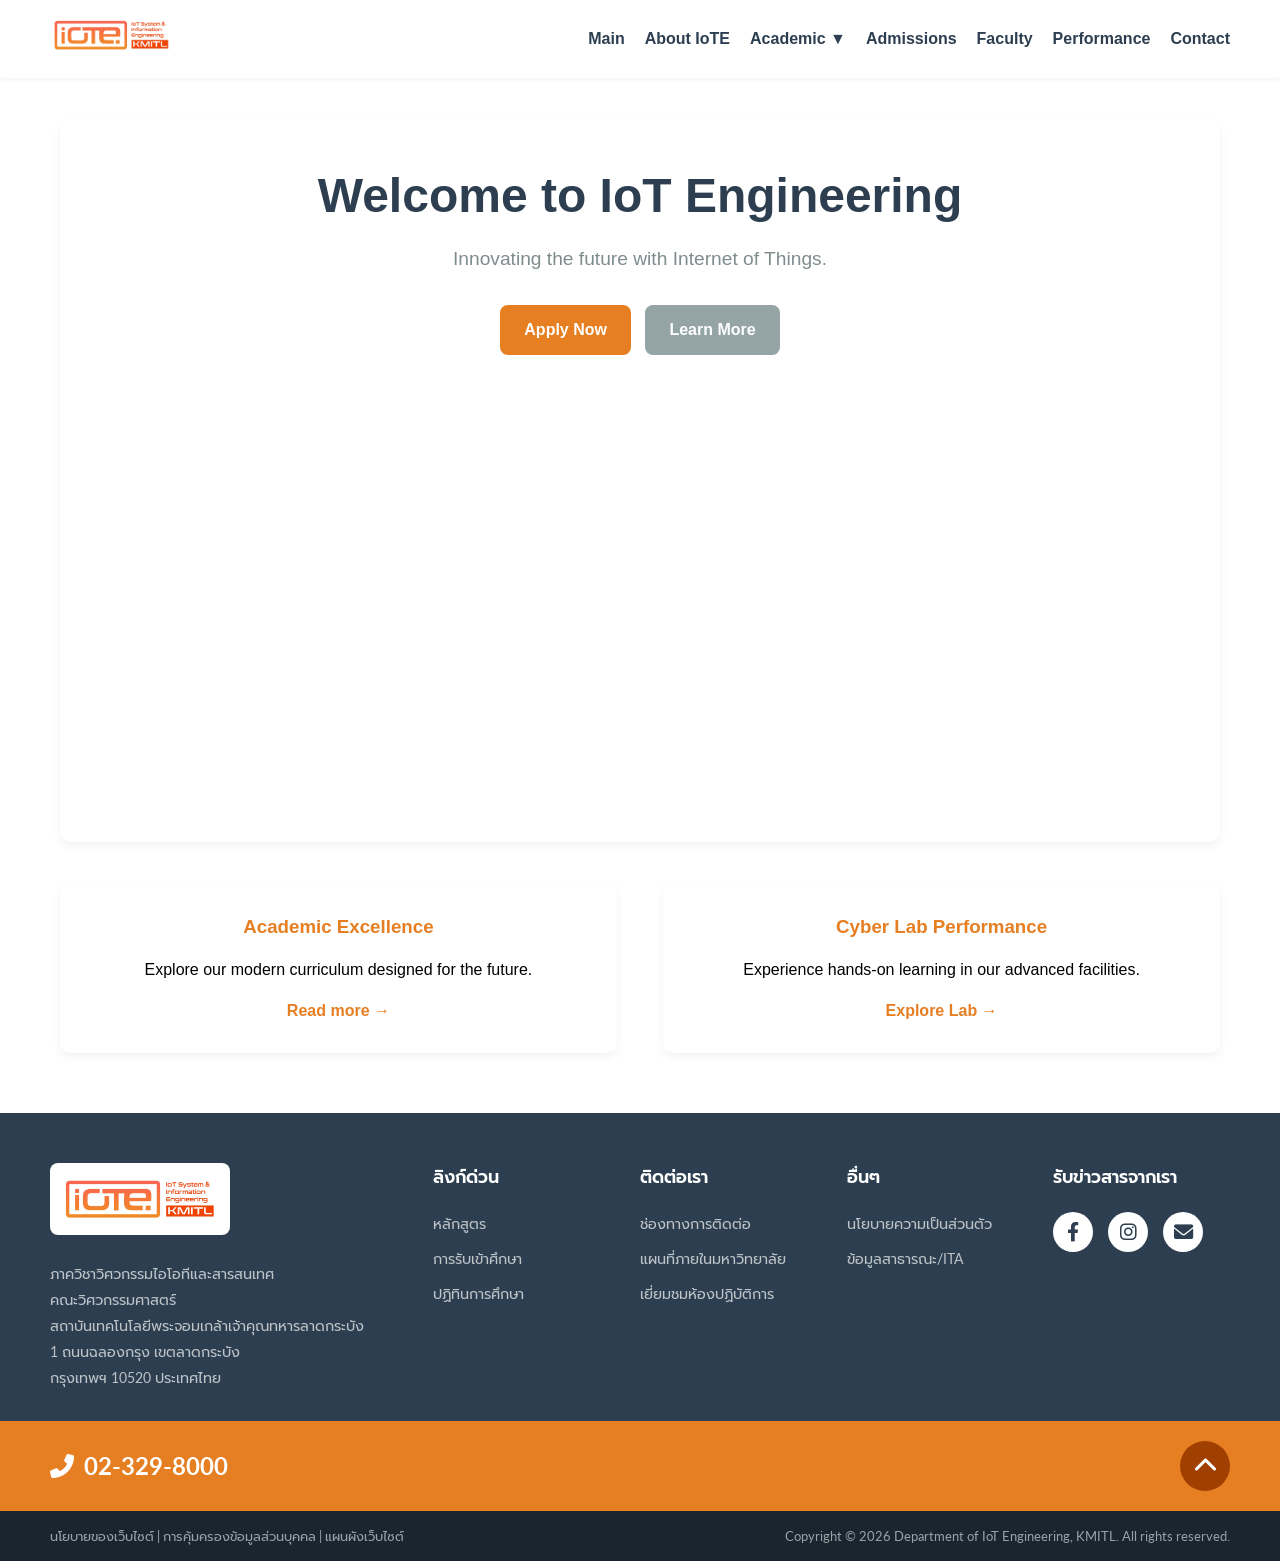
<file: index.html>
<!DOCTYPE html>
<html lang="th">
<head>
    <link rel="stylesheet" href="https://cdnjs.cloudflare.com/ajax/libs/font-awesome/6.0.0/css/all.min.css">
    <meta charset="UTF-8">
    <meta name="viewport" content="width=device-width, initial-scale=1.0">
    <title>IoT Engineering | KMITL</title>
    <link rel="stylesheet" href="css/style.css">
    <style>
        /* จัด Layout หลักให้อยู่ตรงกลางและดัน Footer ลงไปล่างสุด */
        body {
            display: flex;
            flex-direction: column;
            min-height: 100vh;
        }
        main {
            flex: 1;
            padding: 40px 20px;
            max-width: 1200px;
            margin: 0 auto;
            width: 100%;
        }
        .hero-title {
            font-size: 3rem; color: var(--secondary-color); margin-bottom: 10px;
        }
        .flex-container {
            display: flex; gap: 20px; justify-content: space-between; margin-top: 40px;
        }
        /* Mobile Responsive สำหรับหน้า Index */
        @media (max-width: 768px) {
            .hero-title { font-size: 2rem; }
            .flex-container { flex-direction: column; }
            .flex-container > div { width: 100% !important; }
            .mobile-menu-btn { display: block !important; }
            #nav-menu { display: none; }
        }
    </style>
</head>
<body>

    <div id="header-placeholder"></div>

    <main>
        <section style="text-align: center; background-color: white; border-radius: 12px; padding: 40px; box-shadow: 0 4px 10px rgba(0,0,0,0.05);">
            <h1 class="hero-title">Welcome to IoT Engineering</h1>
            <p style="font-size: 1.2rem; color: #7F8C8D; margin-bottom: 30px;">Innovating the future with Internet of Things.</p>
            
            <a href="admissions.html" class="btn">Apply Now</a>
            <a href="about.html" class="btn" style="background-color: #95A5A6; margin-left: 10px;">Learn More</a>

            <div style="margin-top: 40px;">
                <iframe width="100%" height="400" style="max-width: 800px; border-radius: 12px; border: none; background-color: var(--bg-color);" src="https://www.youtube.com/embed/dQw4w9WgXcQ" allowfullscreen></iframe>
            </div>
        </section>

        <section class="flex-container">
            <div class="card" style="width: 48%; text-align: center;">
                <h3 style="color: var(--primary-color); margin-bottom: 15px;">Academic Excellence</h3>
                <p style="margin-bottom: 15px;">Explore our modern curriculum designed for the future.</p>
                <a href="academic.html" style="color: var(--primary-color); font-weight: bold; text-decoration: none;">Read more →</a>
            </div>
            
            <div class="card" style="width: 48%; text-align: center;">
                <h3 style="color: var(--primary-color); margin-bottom: 15px;">Cyber Lab Performance</h3>
                <p style="margin-bottom: 15px;">Experience hands-on learning in our advanced facilities.</p>
                <a href="performance.html" style="color: var(--primary-color); font-weight: bold; text-decoration: none;">Explore Lab →</a>
            </div>
        </section>
    </main>

    <div id="footer-placeholder"></div>

    <script src="js/app.js"></script>

</body>
</html>
</file>
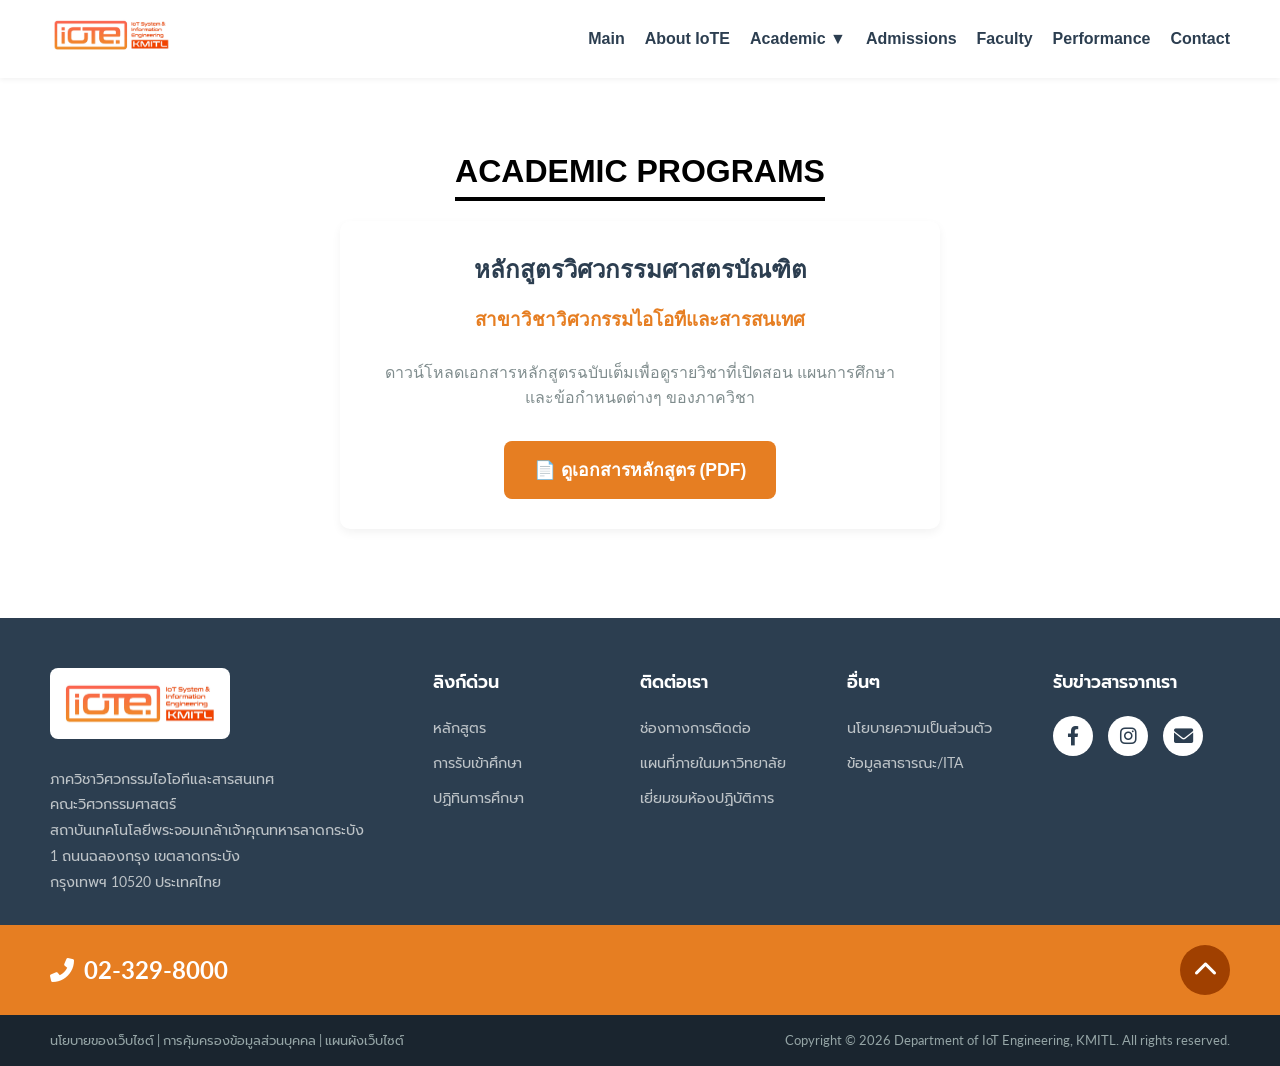
<file: academic.html>
<!DOCTYPE html>
<html lang="th">
<head>
    <link rel="stylesheet" href="https://cdnjs.cloudflare.com/ajax/libs/font-awesome/6.0.0/css/all.min.css">
    <meta charset="UTF-8">
    <meta name="viewport" content="width=device-width, initial-scale=1.0">
    <title>Academic Programs | IoT Engineering</title>
    <link rel="stylesheet" href="css/style.css">
    <style>
        /* จัดให้อยู่ตรงกลางหน้าจอ */
        .center-content {
            display: flex;
            flex-direction: column;
            align-items: center;
            justify-content: center;
            min-height: 60vh;
            text-align: center;
        }
    </style>
</head>
<body>

    <div id="header-placeholder"></div>

    <main class="section center-content">
        <h1 class="section-title">Academic Programs</h1>
        
        <div class="card" style="max-width: 600px; width: 100%;">
            <h2 style="color: var(--secondary-color); margin-bottom: 15px;">หลักสูตรวิศวกรรมศาสตรบัณฑิต</h2>
            <h3 style="color: var(--primary-color); margin-bottom: 25px;">สาขาวิชาวิศวกรรมไอโอทีและสารสนเทศ</h3>
            <p style="margin-bottom: 30px; color: #7F8C8D;">ดาวน์โหลดเอกสารหลักสูตรฉบับเต็มเพื่อดูรายวิชาที่เปิดสอน แผนการศึกษา และข้อกำหนดต่างๆ ของภาควิชา</p>

            <a href="downloads/IoTE_Curriculum_2026.pdf" target="_blank" class="btn" style="font-size: 1.1rem; padding: 15px 30px;">
                📄 ดูเอกสารหลักสูตร (PDF)
            </a>
        </div>
    </main>

    <div id="footer-placeholder"></div>

    <script src="js/app.js"></script>

</body>
</html>
</file>
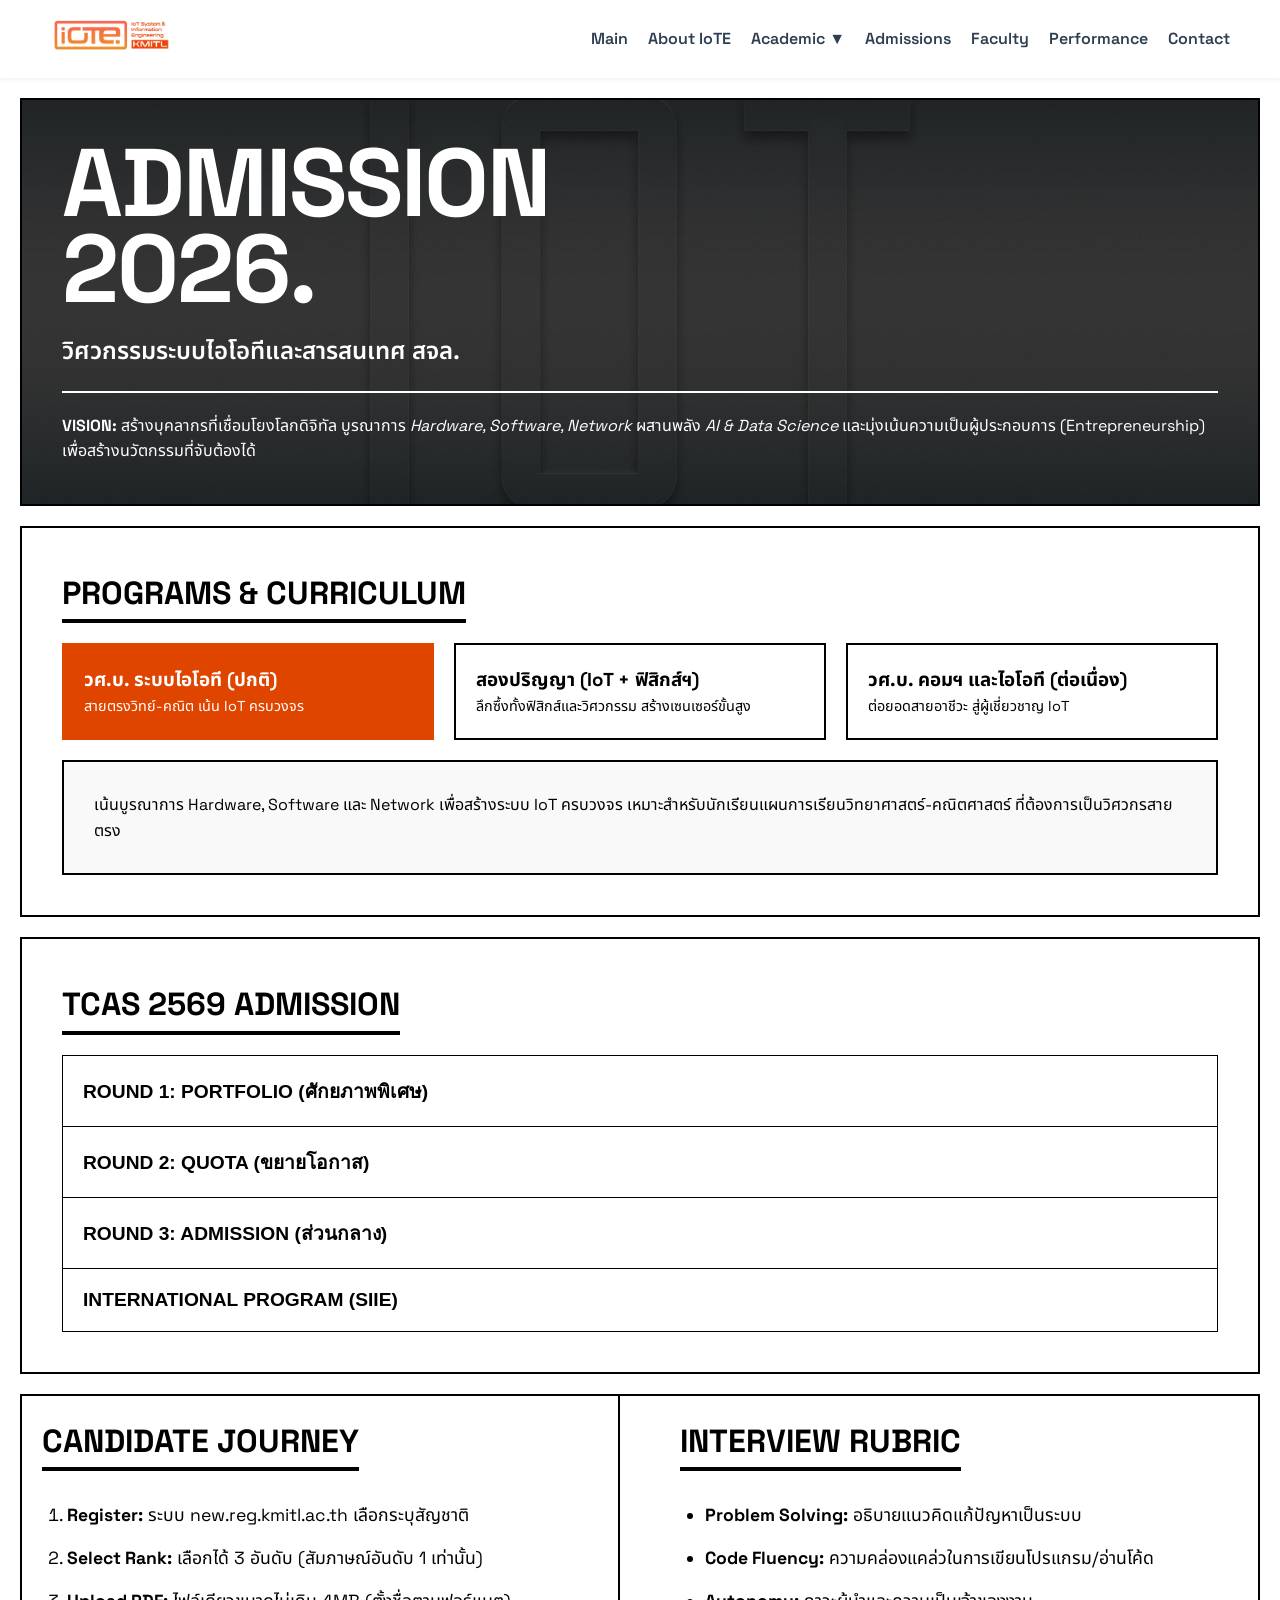
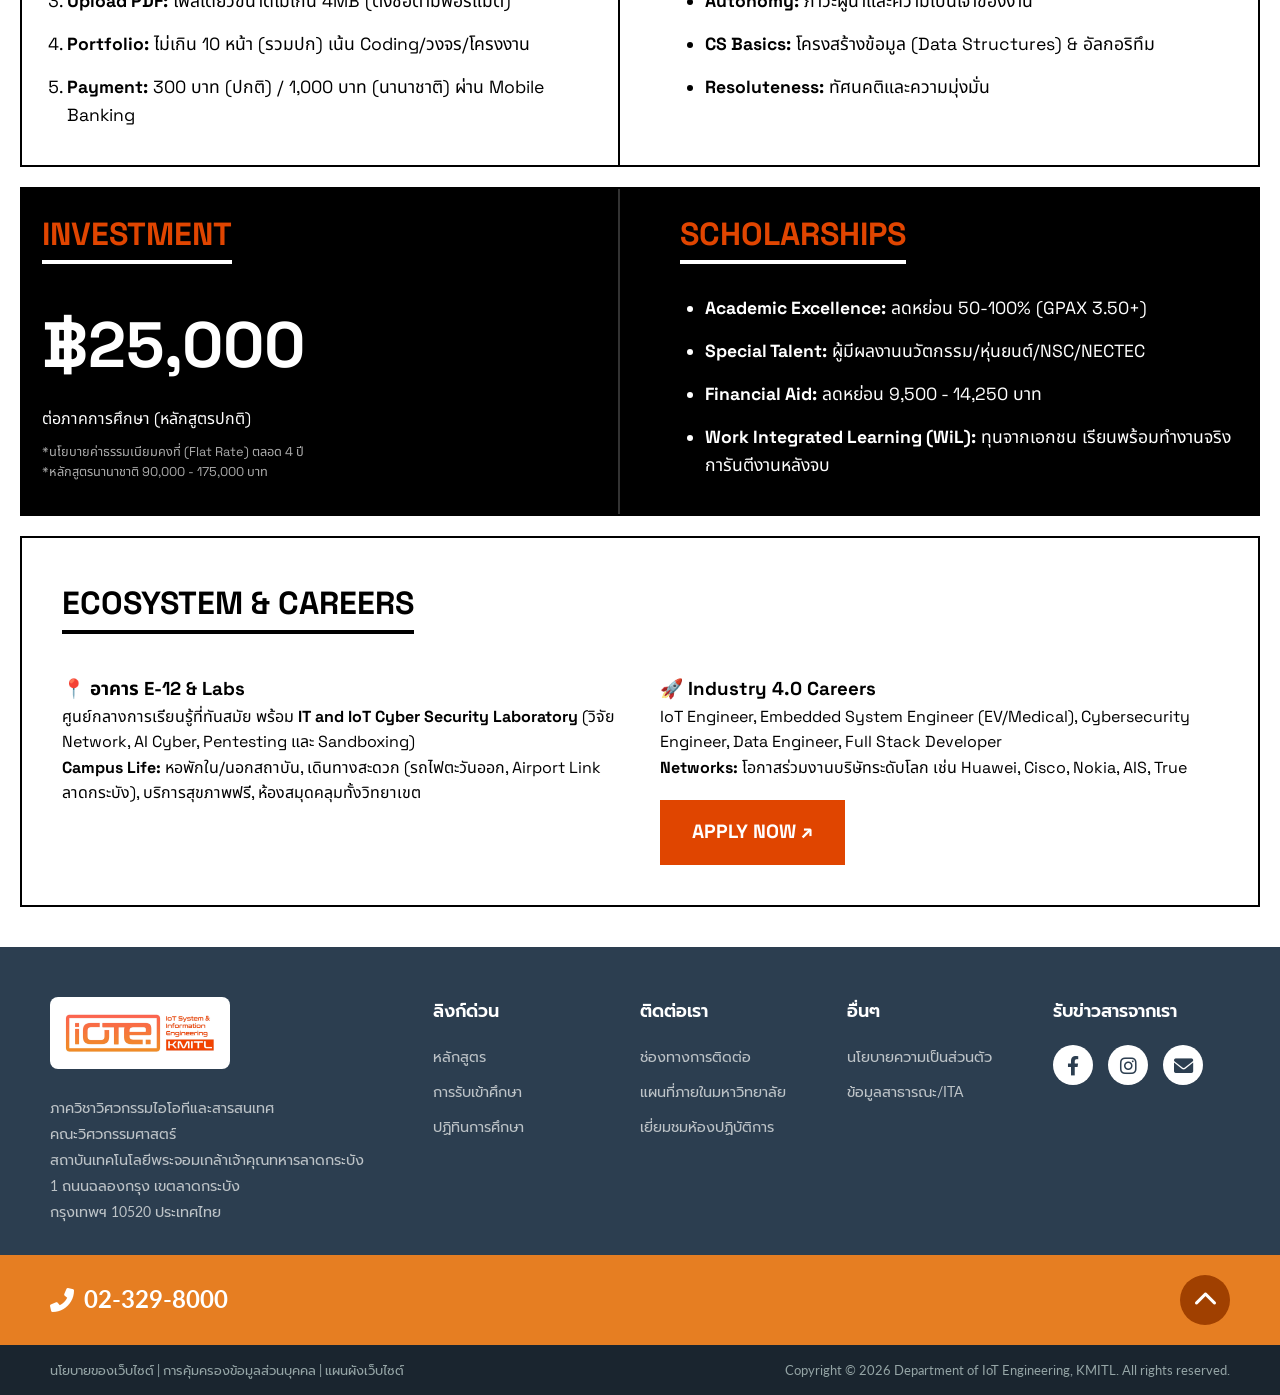
<file: admissions.html>
<!DOCTYPE html>
<html lang="th">
<head>
    <link rel="stylesheet" href="https://cdnjs.cloudflare.com/ajax/libs/font-awesome/6.0.0/css/all.min.css">
    <meta charset="UTF-8">
    <meta name="viewport" content="width=device-width, initial-scale=1.0">
    <title>Admission | IoT & Information Engineering KMITL</title>
    <link href="https://fonts.googleapis.com/css2?family=Space+Grotesk:wght@400;600;700&family=Noto+Sans+Thai:wght@400;600;700&display=swap" rel="stylesheet">
    <link rel="stylesheet" href="css/style.css">
</head>
<body>
    <div id="header-placeholder"></div>

    <main class="mit-container">
        <section class="hero-section outline-border">
            <h1 class="massive-text">ADMISSION<br>2026.</h1>
            <p class="sub-hero">วิศวกรรมระบบไอโอทีและสารสนเทศ สจล.</p>
            <div class="vision-box" style="margin-top: 20px; border-top: 2px solid black; padding-top: 20px;">
                <p><strong>VISION:</strong> สร้างบุคลากรที่เชื่อมโยงโลกดิจิทัล บูรณาการ <em>Hardware, Software, Network</em> ผสานพลัง <em>AI & Data Science</em> และมุ่งเน้นความเป็นผู้ประกอบการ (Entrepreneurship) เพื่อสร้างนวัตกรรมที่จับต้องได้</p>
            </div>
        </section>

        <section class="programs-section outline-border" id="programs-section">
            <h2 class="section-title">PROGRAMS & CURRICULUM</h2>
            
            <div class="grid-3-col">
                <div class="program-card tab-btn active" onclick="openProgram(event, 'prog-normal', '฿25,000', 'ต่อภาคการศึกษา (หลักสูตรปกติ)')">
                    <h3>วศ.บ. ระบบไอโอที (ปกติ)</h3>
                    <p style="font-size: 0.9rem;">สายตรงวิทย์-คณิต เน้น IoT ครบวงจร</p>
                </div>
                <div class="program-card tab-btn" onclick="openProgram(event, 'prog-double', '฿45,000', 'ต่อภาคการศึกษา (หลักสูตรสองปริญญา)')">
                    <h3>สองปริญญา (IoT + ฟิสิกส์ฯ)</h3>
                    <p style="font-size: 0.9rem;">ลึกซึ้งทั้งฟิสิกส์และวิศวกรรม สร้างเซนเซอร์ขั้นสูง</p>
                </div>
                <div class="program-card tab-btn" onclick="openProgram(event, 'prog-cont', '฿25,000', 'ต่อภาคการศึกษา (หลักสูตรต่อเนื่อง)')">
                    <h3>วศ.บ. คอมฯ และไอโอที (ต่อเนื่อง)</h3>
                    <p style="font-size: 0.9rem;">ต่อยอดสายอาชีวะ สู่ผู้เชี่ยวชาญ IoT</p>
                </div>
            </div>

            <div id="prog-normal" class="program-content" style="display: block;">
                <p>เน้นบูรณาการ Hardware, Software และ Network เพื่อสร้างระบบ IoT ครบวงจร เหมาะสำหรับนักเรียนแผนการเรียนวิทยาศาสตร์-คณิตศาสตร์ ที่ต้องการเป็นวิศวกรสายตรง</p>
            </div>
            <div id="prog-double" class="program-content" style="display: none;">
                <p>บูรณาการศาสตร์ทางฟิสิกส์ประยุกต์เข้ากับวิศวกรรมไอโอที เพื่อการสร้างนวัตกรรมระดับลึก ผู้ที่ต้องการความรู้ทั้งด้านทฤษฎีทางฟิสิกส์และทักษะทางวิศวกรรม <strong>*หมายเหตุ: บางรูปแบบรับสมัครใช้น้ำหนัก TPAT3 ถึง 80%</strong></p>
            </div>
            <div id="prog-cont" class="program-content" style="display: none;">
                <p>เน้นการต่อยอดจากสายอาชีวะหรือพื้นฐานคอมพิวเตอร์เดิม เพื่อเข้าสู่สายงานไอโอทีอย่างเต็มรูปแบบ</p>
            </div>
        </section>

        <section class="tcas-section outline-border">
            <h2 class="section-title">TCAS 2569 ADMISSION</h2>
            
            <button class="accordion">ROUND 1: PORTFOLIO (ศักยภาพพิเศษ)</button>
            <div class="panel">
                <ul class="clean-list">
                    <li><strong>Young Engineering Talent:</strong> GPAX 3.50+ รางวัลระดับชาติ/นานาชาติ (กลุ่ม Elite)</li>
                    <li><strong>โครงการเรียนดี (ช้างเผือก):</strong> อันดับ 1 ของโรงเรียนในเครือข่าย</li>
                    <li><strong>ผลงานวิชาการ (Academic Awards):</strong> GPAX 3.00+ เน้นนักปฏิบัติ โครงงานสร้างสรรค์</li>
                    <li><strong>โรงเรียนวิทยาศาสตร์:</strong> สำหรับกลุ่ม SMTE พื้นฐานวิจัยเข้มแข็ง</li>
                    <li><strong>K-Engineering Pathway:</strong> 30 คน (ผ่าน Pre-Eng สจล. GPAX 3.50)</li>
                    <li><strong>โอลิมปิกวิชาการ (สอวน.):</strong> 40 คน (ผ่านค่าย 2 คณิต/ฟิสิกส์/คอมฯ GPAX 2.75+)</li>
                </ul>
            </div>

            <button class="accordion">ROUND 2: QUOTA (ขยายโอกาส)</button>
            <div class="panel">
                <ul class="clean-list">
                    <li><strong>โควตากิจกรรม K-Engineering:</strong> มอบสิทธิ์ผู้ผ่านกิจกรรมคณะวิศวะฯ (GPAX 2.75+)</li>
                    <li><strong>โควตาเรียนดี (Academic Quota):</strong> GPAX 3.00+</li>
                    <li><strong>โควตา KMITL One:</strong> โครงการความร่วมมือระดับสถาบัน (GPAX 3.00+)</li>
                </ul>
            </div>

            <button class="accordion">ROUND 3: ADMISSION (ส่วนกลาง)</button>
            <div class="panel">
                <p>ใช้คะแนนสอบมาตรฐาน (ทปอ.) เน้น "ความคิดแบบวิศวกร"</p>
                <div class="score-grid">
                    <div><strong>TGAT:</strong> 20% (สื่อสาร/คิดวิพากษ์)</div>
                    <div><strong>TPAT3:</strong> 25% - 80% (ความถนัดวิศวะ)</div>
                    <div><strong>A-Level คณิต 1:</strong> 25% - 40%</div>
                    <div><strong>A-Level ฟิสิกส์:</strong> 30% - 40%</div>
                </div>
            </div>

            <button class="accordion">INTERNATIONAL PROGRAM (SIIE)</button>
            <div class="panel">
                <p>รองรับนักเรียนนานาชาติ (Conditional Admission สำหรับผู้ที่ภาษาอังกฤษยังไม่ถึงเกณฑ์)</p>
                <p><strong>Math Requirements:</strong> SAT (600), GSAT (600), ACT (23), IB (5), AP Calculus (4)</p>
                <p><strong>English Requirements:</strong> IELTS (6.0), TOEFL iBT (79)</p>
            </div>
        </section>

        <section class="grid-2-col outline-border">
            <div class="info-box border-right">
                <h2 class="section-title">CANDIDATE JOURNEY</h2>
                <ol class="step-list">
                    <li><strong>Register:</strong> ระบบ new.reg.kmitl.ac.th เลือกระบุสัญชาติ</li>
                    <li><strong>Select Rank:</strong> เลือกได้ 3 อันดับ (สัมภาษณ์อันดับ 1 เท่านั้น)</li>
                    <li><strong>Upload PDF:</strong> ไฟล์เดียวขนาดไม่เกิน 4MB (ตั้งชื่อตามฟอร์แมต)</li>
                    <li><strong>Portfolio:</strong> ไม่เกิน 10 หน้า (รวมปก) เน้น Coding/วงจร/โครงงาน</li>
                    <li><strong>Payment:</strong> 300 บาท (ปกติ) / 1,000 บาท (นานาชาติ) ผ่าน Mobile Banking</li>
                </ol>
            </div>
            <div class="info-box">
                <h2 class="section-title">INTERVIEW RUBRIC</h2>
                <ul class="clean-list">
                    <li><strong>Problem Solving:</strong> อธิบายแนวคิดแก้ปัญหาเป็นระบบ</li>
                    <li><strong>Code Fluency:</strong> ความคล่องแคล่วในการเขียนโปรแกรม/อ่านโค้ด</li>
                    <li><strong>Autonomy:</strong> ภาวะผู้นำและความเป็นเจ้าของงาน</li>
                    <li><strong>CS Basics:</strong> โครงสร้างข้อมูล (Data Structures) & อัลกอริทึม</li>
                    <li><strong>Resoluteness:</strong> ทัศนคติและความมุ่งมั่น</li>
                </ul>
            </div>
        </section>

        <section class="grid-2-col outline-border" style="background-color: #000; color: #fff;">
            <div class="info-box border-right" style="border-color: #333;">
                <h2 class="section-title" style="border-color: #fff; color: #E04500;">INVESTMENT</h2>
                <h3 class="huge-fee" id="tuition-fee" style="color: #fff;">฿25,000</h3>
                <p id="tuition-desc">ต่อภาคการศึกษา (หลักสูตรปกติ)</p>
                <p style="font-size: 0.8rem; color: #aaa; margin-top: 10px;">*นโยบายค่าธรรมเนียมคงที่ (Flat Rate) ตลอด 4 ปี<br>*หลักสูตรนานาชาติ 90,000 - 175,000 บาท</p>
            </div>
            <div class="info-box">
                <h2 class="section-title" style="border-color: #fff; color: #E04500;">SCHOLARSHIPS</h2>
                <ul class="clean-list">
                    <li><strong>Academic Excellence:</strong> ลดหย่อน 50-100% (GPAX 3.50+)</li>
                    <li><strong>Special Talent:</strong> ผู้มีผลงานนวัตกรรม/หุ่นยนต์/NSC/NECTEC</li>
                    <li><strong>Financial Aid:</strong> ลดหย่อน 9,500 - 14,250 บาท</li>
                    <li><strong>Work Integrated Learning (WiL):</strong> ทุนจากเอกชน เรียนพร้อมทำงานจริง การันตีงานหลังจบ</li>
                </ul>
            </div>
        </section>

        <section class="outline-border">
            <h2 class="section-title">ECOSYSTEM & CAREERS</h2>
            <div class="grid-2-col" style="margin-top: 20px;">
                <div>
                    <h3>📍 อาคาร E-12 & Labs</h3>
                    <p>ศูนย์กลางการเรียนรู้ที่ทันสมัย พร้อม <strong>IT and IoT Cyber Security Laboratory</strong> (วิจัย Network, AI Cyber, Pentesting และ Sandboxing)</p>
                    <p><strong>Campus Life:</strong> หอพักใน/นอกสถาบัน, เดินทางสะดวก (รถไฟตะวันออก, Airport Link ลาดกระบัง), บริการสุขภาพฟรี, ห้องสมุดคลุมทั้งวิทยาเขต</p>
                </div>
                <div>
                    <h3>🚀 Industry 4.0 Careers</h3>
                    <p>IoT Engineer, Embedded System Engineer (EV/Medical), Cybersecurity Engineer, Data Engineer, Full Stack Developer</p>
                    <p><strong>Networks:</strong> โอกาสร่วมงานบริษัทระดับโลก เช่น Huawei, Cisco, Nokia, AIS, True</p>
                    <a href="https://new.reg.kmitl.ac.th/admission" target="_blank" class="brutal-btn" style="background-color: var(--accent-color); color: white;">APPLY NOW ↗</a>
                </div>
            </div>
        </section>
    </main>

    <div id="footer-placeholder"></div>

    <script src="js/app.js"></script>
</body>
</html>
</file>
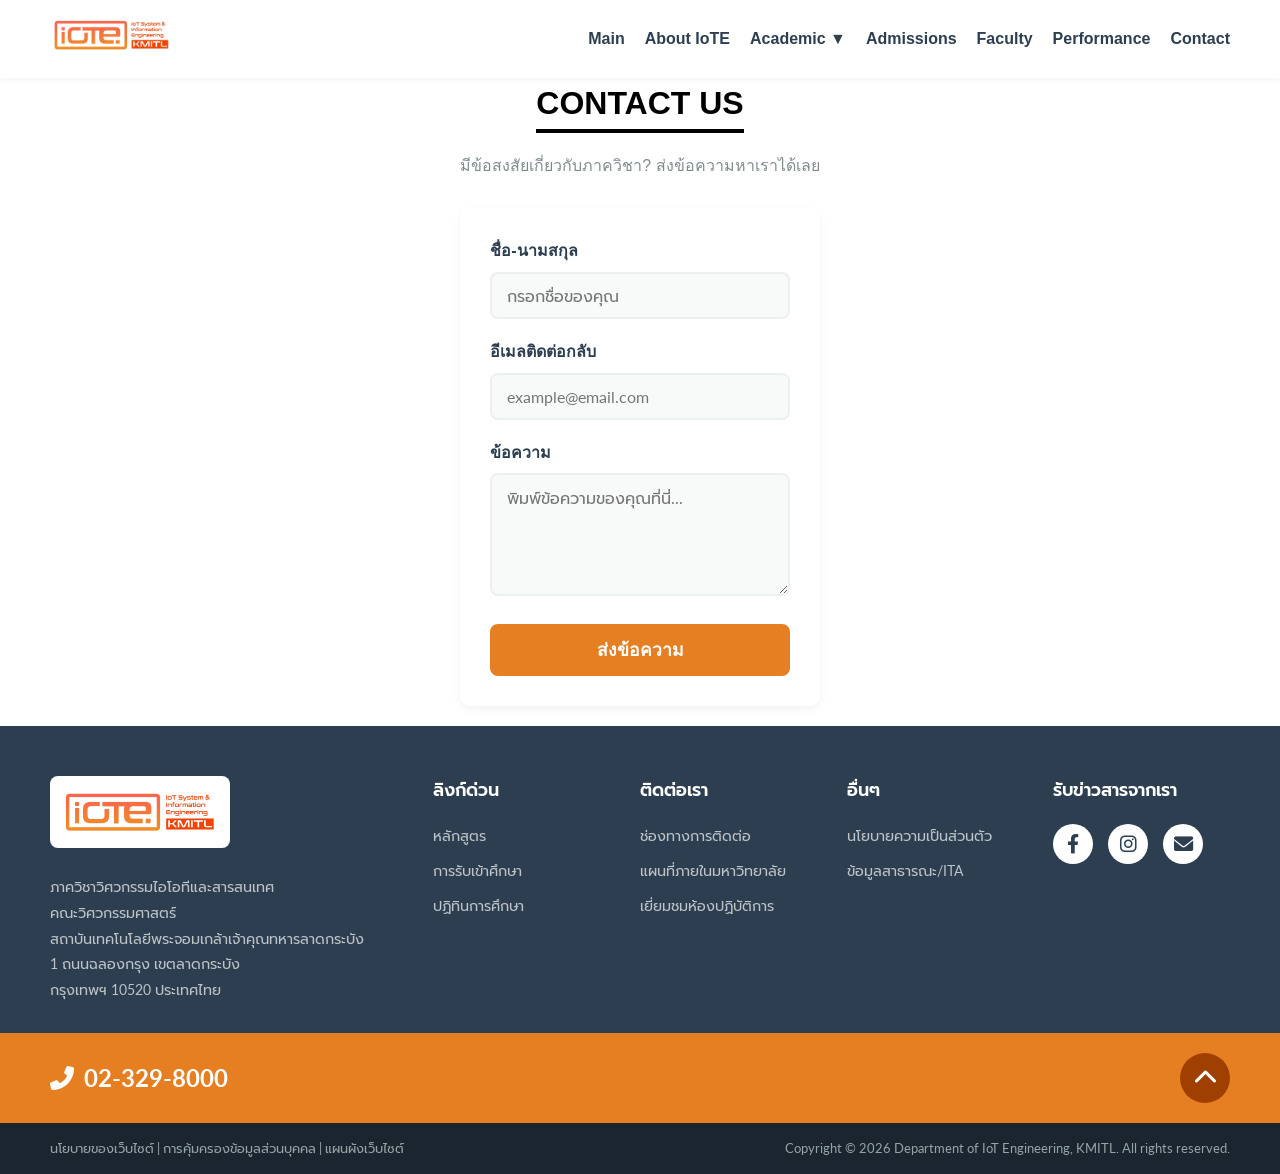
<file: contact.html>
<!DOCTYPE html>
<html lang="th">
<head>
    <link rel="stylesheet" href="https://cdnjs.cloudflare.com/ajax/libs/font-awesome/6.0.0/css/all.min.css">
    <meta charset="UTF-8">
    <meta name="viewport" content="width=device-width, initial-scale=1.0">
    <title>Contact Us | IoT Engineering</title>
    <link rel="stylesheet" href="css/style.css">
    <style>
        /* สไตล์ฟอร์มแบบ Flat UI */
        .form-group {
            margin-bottom: 20px;
            text-align: left;
        }
        .form-group label {
            display: block;
            margin-bottom: 8px;
            color: var(--secondary-color);
            font-weight: bold;
        }
        .form-control {
            width: 100%;
            padding: 12px 15px;
            border: 2px solid #ECF0F1;
            border-radius: 8px;
            font-family: var(--font-main);
            font-size: 1rem;
            transition: border-color 0.3s;
            background-color: #F8F9F9;
        }
        /* IxD: เปลี่ยนสีขอบเวลากดพิมพ์ข้อความ */
        .form-control:focus {
            outline: none;
            border-color: var(--primary-color);
            background-color: #FFFFFF;
        }
        /* กล่องแจ้งเตือนผลลัพธ์ */
        #response-message {
            margin-top: 20px;
            padding: 15px;
            border-radius: 8px;
            display: none; /* ซ่อนไว้ก่อน */
            font-weight: bold;
        }
        .success-msg { background-color: #D4EDDA; color: #155724; border: 1px solid #C3E6CB; }
        .error-msg { background-color: #F8D7DA; color: #721C24; border: 1px solid #F5C6CB; }
    </style>
</head>
<body>

    <div id="header-placeholder"></div>

    <main class="section" style="max-width: 600px; margin: 0 auto; text-align: center;">
        <h1 class="section-title">Contact Us</h1>
        <p style="color: #7F8C8D; margin-bottom: 30px;">มีข้อสงสัยเกี่ยวกับภาควิชา? ส่งข้อความหาเราได้เลย</p>

        <div class="card">
            <form id="contactForm">
                <div class="form-group">
                    <label for="name">ชื่อ-นามสกุล</label>
                    <input type="text" id="name" class="form-control" placeholder="กรอกชื่อของคุณ" required>
                </div>
                
                <div class="form-group">
                    <label for="email">อีเมลติดต่อกลับ</label>
                    <input type="email" id="email" class="form-control" placeholder="example@email.com" required>
                </div>

                <div class="form-group">
                    <label for="message">ข้อความ</label>
                    <textarea id="message" class="form-control" rows="5" placeholder="พิมพ์ข้อความของคุณที่นี่..." required></textarea>
                </div>

                <button type="submit" class="btn" style="width: 100%; font-size: 1.1rem;">ส่งข้อความ</button>
            </form>

            <div id="response-message"></div>
        </div>
    </main>

    <div id="footer-placeholder"></div>
    <script src="js/app.js"></script>

    <script>
        document.getElementById('contactForm').addEventListener('submit', async function(e) {
            e.preventDefault(); // บังคับไม่ให้เว็บรีเฟรชหน้าใหม่
            
            // ดึงค่าจากกล่องข้อความ
            const name = document.getElementById('name').value;
            const email = document.getElementById('email').value;
            const message = document.getElementById('message').value;
            const responseDiv = document.getElementById('response-message');

            try {
                // ส่งข้อมูลไปที่ API แบบรันอยู่หลังบ้าน
                const response = await fetch('api/submit_contact.php', {
                    method: 'POST',
                    headers: {
                        'Content-Type': 'application/json'
                    },
                    body: JSON.stringify({ name: name, email: email, message: message }) // แปลงข้อมูลเป็น JSON
                });

                const result = await response.json();

                // แสดงผลลัพธ์บนหน้าเว็บ (IxD: ให้ Feedback ผู้ใช้ทันที)
                responseDiv.style.display = 'block';
                if (result.status === 'success') {
                    responseDiv.className = 'success-msg';
                    responseDiv.innerHTML = '✅ ' + result.message;
                    this.reset(); // ล้างฟอร์มให้ว่างหลังจากส่งเสร็จ
                } else {
                    responseDiv.className = 'error-msg';
                    responseDiv.innerHTML = '❌ ' + result.message;
                }
            } catch (error) {
                console.error('Error:', error);
                responseDiv.style.display = 'block';
                responseDiv.className = 'error-msg';
                responseDiv.innerHTML = '❌ ไม่สามารถเชื่อมต่อกับเซิร์ฟเวอร์ได้';
            }
        });
    </script>
</body>
</html>
</file>
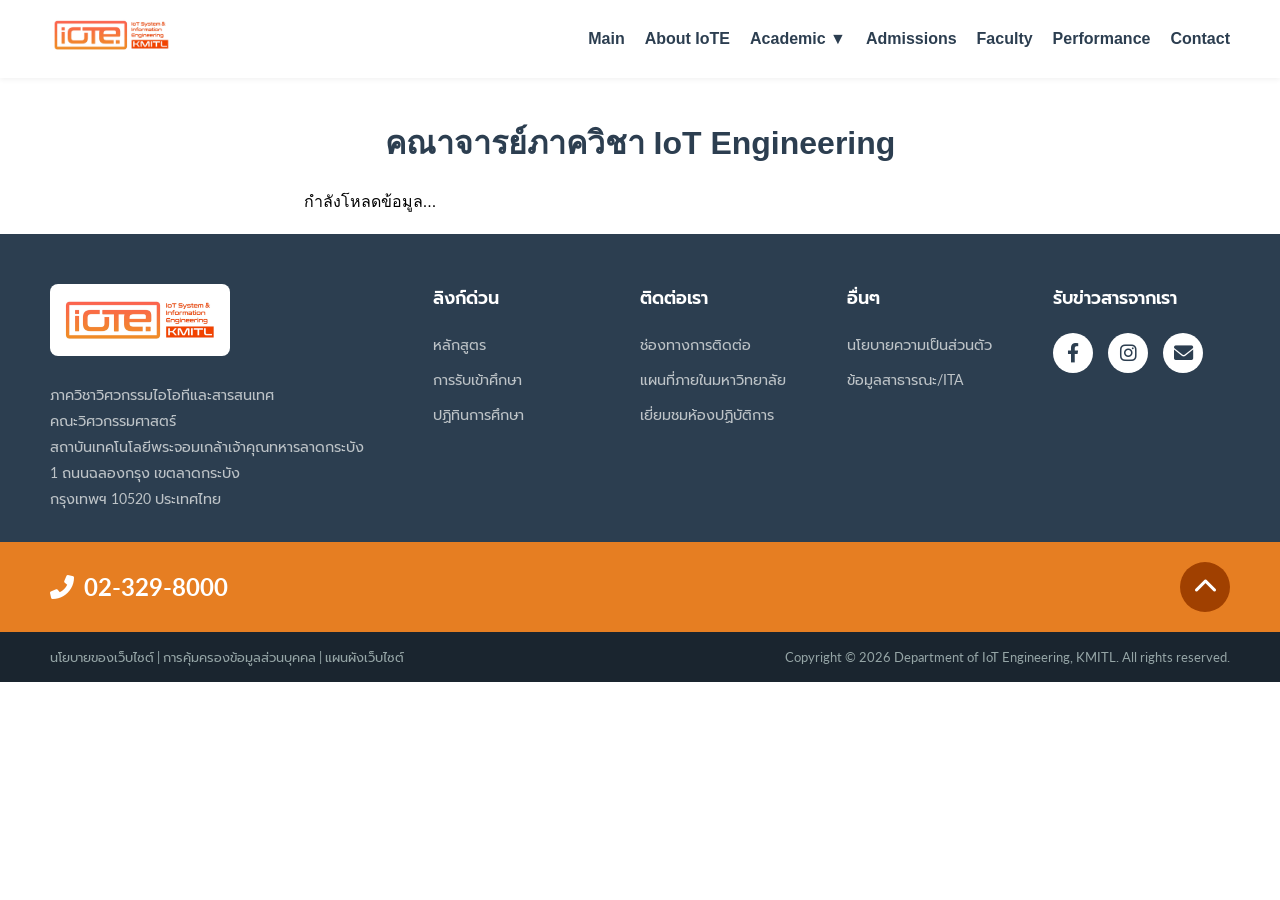
<file: faculty.html>
<!DOCTYPE html>
<html lang="th">
<head>
    <link rel="stylesheet" href="https://cdnjs.cloudflare.com/ajax/libs/font-awesome/6.0.0/css/all.min.css">
    <meta charset="UTF-8">
    <meta name="viewport" content="width=device-width, initial-scale=1.0">
    <title>Faculty | IoT Engineering</title>
    <link rel="stylesheet" href="css/style.css">
    <style>
        /* จัด Layout แบบ Grid ให้สวยงาม */
        .faculty-grid {
            display: grid;
            grid-template-columns: repeat(auto-fill, minmax(250px, 1fr));
            gap: 20px;
            padding: 20px;
            max-width: 1000px;
            margin: 0 auto;
        }
        .faculty-img {
            width: 100px; height: 100px;
            border-radius: 50%;
            object-fit: cover;
            margin-bottom: 10px;
        }
    </style>
</head>
<body>
    <div id="header-placeholder"></div>
    <h1 style="text-align: center; margin-top: 40px; color: var(--secondary-color);">คณาจารย์ภาควิชา IoT Engineering</h1>

    <div id="faculty-container" class="faculty-grid">
        <p style="text-align: center;">กำลังโหลดข้อมูล...</p>
    </div>

    <script>
        // ฟังก์ชันไปดูดข้อมูลจาก API (หลังบ้าน)
        async function loadFaculty() {
            try {
                const response = await fetch('api/get_faculty.php');
                const result = await response.json();

                const container = document.getElementById('faculty-container');
                container.innerHTML = ''; // ล้างข้อความ "กำลังโหลดข้อมูล"

                if (result.status === 'success') {
                    // เอาข้อมูลที่ได้มาวนลูปสร้างการ์ด HTML
                    result.data.forEach(ajarn => {
                        const card = `
                            <div class="card" style="text-align: center;">
                                <img src="${ajarn.image_path}" class="faculty-img" onerror="this.src='https://via.placeholder.com/100'">
                                <h3 style="color: var(--primary-color);">${ajarn.fullname}</h3>
                                <p>${ajarn.position}</p>
                                <p style="font-size: 0.8em; color: gray;">สาขา: ${ajarn.department}</p>
                            </div>
                        `;
                        container.innerHTML += card;
                    });
                }
            } catch (error) {
                console.error("เกิดข้อผิดพลาด: ", error);
            }
        }

        // สั่งให้โหลดข้อมูลทันทีที่เปิดหน้าเว็บ
        loadFaculty();
    </script>
    
<div id="footer-placeholder"></div>
<script src="js/app.js"></script>
</body>
</html>
</file>
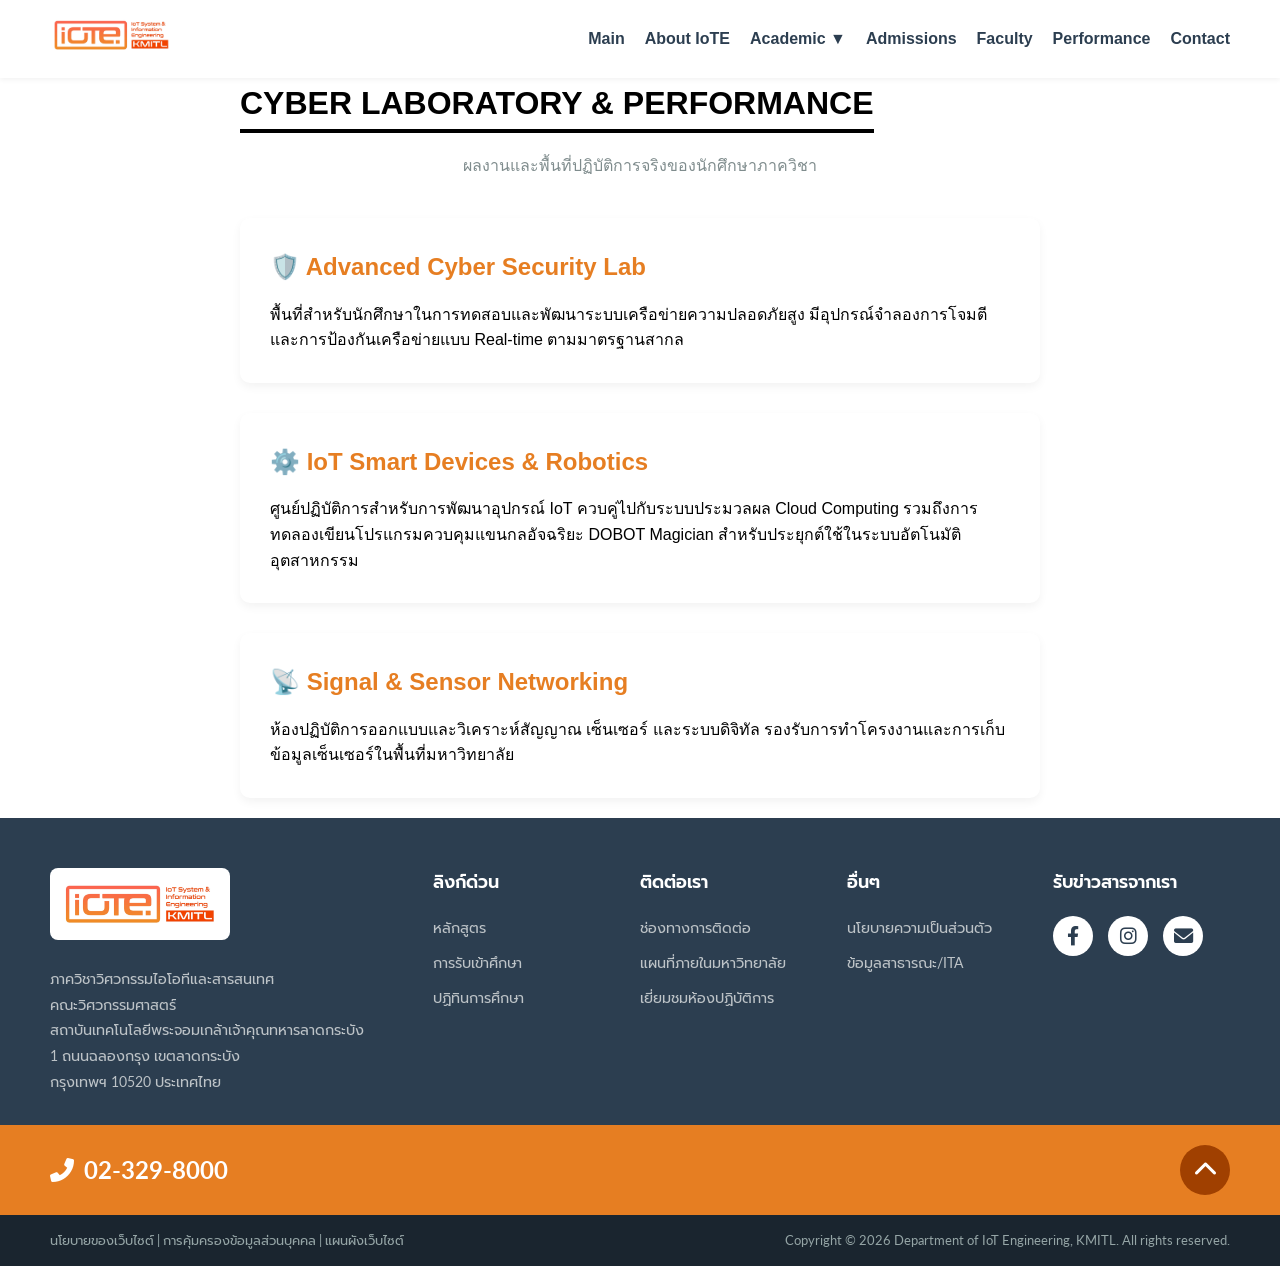
<file: performance.html>
<!DOCTYPE html>
<html lang="th">
<head>
    <link rel="stylesheet" href="https://cdnjs.cloudflare.com/ajax/libs/font-awesome/6.0.0/css/all.min.css">
    <meta charset="UTF-8">
    <meta name="viewport" content="width=device-width, initial-scale=1.0">
    <title>Performance & Cyber Lab | IoT Engineering</title>
    <link rel="stylesheet" href="css/style.css">
</head>
<body>

    <div id="header-placeholder"></div>

    <main class="section" style="max-width: 800px; margin: 0 auto;">
        <h1 class="section-title">Cyber Laboratory & Performance</h1>
        <p style="text-align: center; color: #7F8C8D; margin-bottom: 40px;">ผลงานและพื้นที่ปฏิบัติการจริงของนักศึกษาภาควิชา</p>

        <div class="card" style="margin-bottom: 30px;">
            <h2 style="color: var(--primary-color); margin-bottom: 15px;">🛡️ Advanced Cyber Security Lab</h2>
            <p>พื้นที่สำหรับนักศึกษาในการทดสอบและพัฒนาระบบเครือข่ายความปลอดภัยสูง มีอุปกรณ์จำลองการโจมตีและการป้องกันเครือข่ายแบบ Real-time ตามมาตรฐานสากล</p>
        </div>

        <div class="card" style="margin-bottom: 30px;">
            <h2 style="color: var(--primary-color); margin-bottom: 15px;">⚙️ IoT Smart Devices & Robotics</h2>
            <p>ศูนย์ปฏิบัติการสำหรับการพัฒนาอุปกรณ์ IoT ควบคู่ไปกับระบบประมวลผล Cloud Computing รวมถึงการทดลองเขียนโปรแกรมควบคุมแขนกลอัจฉริยะ DOBOT Magician สำหรับประยุกต์ใช้ในระบบอัตโนมัติอุตสาหกรรม</p>
        </div>

        <div class="card">
            <h2 style="color: var(--primary-color); margin-bottom: 15px;">📡 Signal & Sensor Networking</h2>
            <p>ห้องปฏิบัติการออกแบบและวิเคราะห์สัญญาณ เซ็นเซอร์ และระบบดิจิทัล รองรับการทำโครงงานและการเก็บข้อมูลเซ็นเซอร์ในพื้นที่มหาวิทยาลัย</p>
        </div>
    </main>

    <div id="footer-placeholder"></div>
    <script src="js/app.js"></script>

</body>
</html>
</file>
<file: css/style.css>
/* Import ฟอนต์ที่ดูคลีนๆ (Lato และ Prompt) */
@import url('https://fonts.googleapis.com/css2?family=Lato:wght@300;400;700&family=Prompt:wght@300;400;600&display=swap');

:root {
    --primary-color: #E67E22; /* สีส้มสไตล์ Flat */
    --secondary-color: #2C3E50; /* สีเทาเข้ม/น้ำเงินกรมท่า */
    --bg-color: #F8F9F9; /* สีพื้นหลังสว่างสบายตา */
    --text-color: #333333;
    --font-main: 'Lato', 'Prompt', sans-serif;
}

* { margin: 0; padding: 0; box-sizing: border-box; }

body {
    font-family: var(--font-main);
    background-color: var(--bg-color);
    color: var(--text-color);
    line-height: 1.6;
}

/* สไตล์กล่องเนื้อหา (Card) แบบ Flat */
.card {
    background: white;
    padding: 30px;
    border-radius: 10px; /* ขอบมน */
    box-shadow: 0 4px 10px rgba(0,0,0,0.05); /* เงาบางๆ */
    margin-bottom: 20px;
}

/* สไตล์ปุ่มแบบ Flat */
.btn {
    display: inline-block;
    padding: 12px 24px;
    background-color: var(--primary-color);
    color: white;
    text-decoration: none;
    border-radius: 8px;
    font-weight: bold;
    border: none;
    cursor: pointer;
    transition: background 0.3s;
}
.btn:hover {
    background-color: #D35400;
}
/* =========================================
   Header & Navigation (Desktop)
========================================= */
.main-header {
    background-color: #FFFFFF;
    box-shadow: 0 2px 5px rgba(0,0,0,0.05);
    padding: 15px 50px;
    display: flex;
    justify-content: space-between;
    align-items: center;
    position: relative;
    z-index: 1000;
}
.logo-img { height: 40px; }
.mobile-menu-btn { display: none; font-size: 28px; color: var(--secondary-color); cursor: pointer; }

.nav-list {
    list-style: none;
    display: flex;
    gap: 20px;
    align-items: center;
    margin: 0;
    padding: 0;
}
.nav-link {
    text-decoration: none;
    color: var(--secondary-color);
    font-weight: 600;
    transition: color 0.3s;
}
.nav-link:hover { color: var(--primary-color); }

/* --- Dropdown Menu (Desktop) --- */
.dropdown { position: relative; }
.dropdown-menu {
    display: none; /* ซ่อนเมนูย่อยไว้ก่อน */
    position: absolute; /* ให้กล่องลอยขึ้นมา ไม่ดันเมนูอื่น */
    top: 100%;
    left: 0;
    background-color: #FFFFFF;
    min-width: 200px;
    box-shadow: 0 8px 16px rgba(0,0,0,0.08);
    border-radius: 8px;
    flex-direction: column;
    padding: 10px 0;
    margin-top: 15px;
    z-index: 1000;
}
.dropdown-menu.show {
    display: flex; /* แสดงกล่องเมื่อถูกคลิก (JS จะมาเติมคลาสนี้) */
    animation: fadeIn 0.2s ease-in-out;
}
.dropdown-menu li { list-style: none; width: 100%; }
.dropdown-menu a {
    padding: 12px 20px;
    display: block;
    text-decoration: none;
    color: var(--secondary-color);
}
.dropdown-menu a:hover { background-color: #F8F9F9; color: var(--primary-color); }

@keyframes fadeIn {
    from { opacity: 0; transform: translateY(-5px); }
    to { opacity: 1; transform: translateY(0); }
}

/* =========================================
   Mobile Responsive (Half-page dropdown)
========================================= */
@media (max-width: 768px) {
    .main-header { padding: 15px 20px; }
    .mobile-menu-btn { display: block; } /* โชว์ปุ่มแฮมเบอร์เกอร์ */
    
    .nav-list {
        display: none; /* ซ่อนเมนูแนวนอน */
        position: absolute;
        top: 100%;
        left: 0;
        width: 100%;
        height: 50vh; /* คลุมครึ่งหน้าจอตามสั่ง! */
        background-color: #FFFFFF;
        flex-direction: column;
        justify-content: center;
        align-items: center;
        box-shadow: 0 8px 16px rgba(0,0,0,0.1);
        border-bottom-left-radius: 16px;
        border-bottom-right-radius: 16px;
        z-index: 999;
    }
    .nav-list.active { display: flex; }
    .nav-list li { margin: 15px 0; width: 100%; text-align: center; }
    .nav-link { font-size: 1.2rem; }
    
    /* ปรับเมนูย่อยในมือถือไม่ให้ลอยมั่ว */
    .dropdown-menu {
        position: relative; 
        box-shadow: none;
        background-color: #F8F9F9;
        margin-top: 10px;
    }
}
/* =========================================
   Complex Footer (Fat Footer)
========================================= */
.complex-footer {
    width: 100%;
    margin-top: auto;
    color: #FFFFFF;
    font-family: var(--font-main);
    font-size: 0.9rem;
}

/* 1. ส่วนหลักพื้นหลังสีเทาเข้ม */
.footer-main {
    background-color: var(--secondary-color); /* สีเทาเข้ม/กรมท่า ตามธีมของคุณ */
    padding: 50px 50px 30px;
    display: grid;
    grid-template-columns: 2fr 1fr 1fr 1fr 1fr; /* แบ่งคอลัมน์ ที่อยู่กว้างสุด */
    gap: 30px;
}

.footer-logo {
    max-width: 180px;
    margin-bottom: 20px;
    background-color: white; /* รองพื้นโลโก้เผื่อเป็น PNG โปร่งใส */
    padding: 10px;
    border-radius: 8px;
}

.footer-col h4 {
    color: #FFFFFF;
    font-size: 1.1rem;
    margin-bottom: 20px;
    font-weight: 600;
}

.footer-col p {
    color: #BDC3C7;
    line-height: 1.8;
}

.footer-col ul {
    list-style: none;
    padding: 0;
    margin: 0;
}

.footer-col ul li {
    margin-bottom: 12px;
}

.footer-col ul a {
    color: #BDC3C7;
    text-decoration: none;
    transition: color 0.3s;
}

.footer-col ul a:hover {
    color: var(--primary-color);
}

/* ไอคอน Social Media (วงกลมสไตล์ Flat) */
.social-icons {
    display: flex;
    gap: 15px;
}
.social-icons a {
    display: flex;
    justify-content: center;
    align-items: center;
    width: 40px;
    height: 40px;
    background-color: #FFFFFF;
    color: var(--secondary-color);
    border-radius: 50%;
    text-decoration: none;
    font-size: 1.2rem;
    transition: all 0.3s;
}
.social-icons a:hover {
    background-color: var(--primary-color);
    color: #FFFFFF;
    transform: translateY(-3px);
}

/* 2. แถบเบอร์โทรสีส้ม (KMITL Theme) */
.footer-phone-bar {
    background-color: var(--primary-color); /* ใช้สีส้มของคุณ */
    padding: 20px 50px;
    display: flex;
    justify-content: space-between;
    align-items: center;
    position: relative;
}
.phone-content {
    font-size: 1.5rem;
    font-weight: bold;
    color: #FFFFFF;
    display: flex;
    align-items: center;
    gap: 10px;
}

/* ปุ่มเลื่อนขึ้นบน */
.back-to-top {
    display: flex;
    justify-content: center;
    align-items: center;
    width: 50px;
    height: 50px;
    background-color: #A04000; /* สีส้มเข้ม */
    color: white;
    border-radius: 50%;
    text-decoration: none;
    font-size: 1.5rem;
    transition: background-color 0.3s;
}
.back-to-top:hover {
    background-color: #2C3E50;
}

/* 3. แถบล่างสุด (ลิขสิทธิ์) */
.footer-bottom {
    background-color: #1A252F; /* เทาเข้มกว่าส่วนบน */
    padding: 15px 50px;
    display: flex;
    justify-content: space-between;
    align-items: center;
    font-size: 0.8rem;
    color: #95A5A6;
}
.footer-bottom-links a {
    color: #95A5A6;
    text-decoration: none;
    transition: color 0.3s;
}
.footer-bottom-links a:hover {
    color: white;
}

/* =========================================
   Responsive Footer (มือถือและแท็บเล็ต)
========================================= */
@media (max-width: 992px) {
    .footer-main {
        grid-template-columns: repeat(2, 1fr); /* แท็บเล็ต 2 คอลัมน์ */
    }
    .address-col {
        grid-column: 1 / -1; /* ให้ที่อยู่กินพื้นที่เต็ม */
    }
}

@media (max-width: 768px) {
    .footer-main {
        grid-template-columns: 1fr; /* มือถือ 1 คอลัมน์ เรียงลงมา */
        padding: 40px 20px;
    }
    .footer-phone-bar {
        padding: 20px;
        flex-direction: column;
        gap: 15px;
        text-align: center;
    }
    .footer-bottom {
        padding: 15px 20px;
        flex-direction: column;
        gap: 10px;
        text-align: center;
    }
}
/*ส่วนของหน้า admission */
* {
    box-sizing: border-box;
}
:root {
    --bg-color: #ffffff;
    --text-color: #000000;
    --accent-color: #E04500;
    --border-color: #000000;
}

body {
    font-family: 'Space Grotesk', 'Noto Sans Thai', sans-serif;
    background-color: var(--bg-color);
    color: var(--text-color);
    margin: 0;
    line-height: 1.6;
    display: flex;
    flex-direction: column;
    min-height: 100vh;
    overflow-wrap: break-word;
    word-wrap: break-word;
}

.mit-container {
    flex: 1; width: 100%; max-width: 1400px; margin: 0 auto; padding: 20px; box-sizing: border-box;
}

.outline-border {
    border: 2px solid var(--border-color); margin-bottom: 20px; padding: 40px; background: #fff;
}

.massive-text {
    font-size: clamp(4rem, 8vw, 6rem); line-height: 0.9; margin: 0 0 20px 0; font-weight: 700; letter-spacing: -2px;
}
.sub-hero { font-size: 1.5rem; font-weight: 600; max-width: 800px; }
.section-title { font-size: 2rem; border-bottom: 4px solid var(--text-color); display: inline-block; margin-bottom: 20px; text-transform: uppercase; font-weight: 700; }

.grid-3-col { display: grid; grid-template-columns: repeat(auto-fit, minmax(300px, 1fr)); gap: 20px; }
.grid-2-col { display: grid; grid-template-columns: 1fr 1fr; gap: 40px; padding: 0; }

/* Tabs system */
.tab-btn { border: 2px solid var(--border-color); padding: 20px; cursor: pointer; transition: all 0.2s; background: #fff; }
.tab-btn:hover { border-color: var(--accent-color); transform: translateY(-3px); }
.tab-btn.active { background-color: var(--accent-color); color: var(--bg-color); border: 2px solid var(--accent-color); }
.program-content { margin-top: 20px; padding: 30px; border: 2px solid var(--border-color); background-color: #f9f9f9; animation: fadeIn 0.4s; }

/* Accordion */
.accordion { background-color: transparent; color: var(--text-color); cursor: pointer; padding: 20px; width: 100%; text-align: left; border: 1px solid var(--border-color); border-bottom: none; outline: none; font-size: 1.2rem; font-weight: 700; transition: 0.2s; }
.accordion:last-of-type { border-bottom: 1px solid var(--border-color); }
.accordion:hover, .accordion.active { background-color: var(--accent-color); color: white; }
.panel { padding: 0 20px; background-color: white; max-height: 0; overflow: hidden; transition: max-height 0.3s ease-out; border-left: 1px solid var(--border-color); border-right: 1px solid var(--border-color); }
.panel.show-border { border-bottom: 1px solid var(--border-color); padding: 20px; }

/* Lists & Misc */
.clean-list li { margin-bottom: 15px; }
.step-list li { margin-bottom: 15px; font-size: 1.1rem; }
/* --- แก้ไขกล่องคะแนนสีเทาไม่ให้ข้อความชิดขอบ --- */
.score-grid { 
    display: grid; 
    grid-template-columns: 1fr 1fr; 
    gap: 15px; /* เพิ่มระยะห่างระหว่างบรรทัด TGAT กับ A-Level */
    margin-top: 15px; 
    padding: 25px; /* ✨ เพิ่มตรงนี้! ดันกรอบสีเทาให้กว้างออก ข้อความจะไม่ชนเส้นบน-ล่าง-ซ้าย-ขวา */
    background: #f4f4f4; 
    border: 1px solid #ddd; 
    margin-bottom: 10px; /* ดันกล่องสีเทาไม่ให้ไปเบียดเส้นขอบด้านล่าง */
}

/* เพิ่มระยะบรรทัดให้ตัวหนังสือข้างในกล่องสีเทา */
.score-grid div {
    line-height: 1.6;
}

.huge-fee { font-size: clamp(3rem, 5vw, 5rem); margin: 10px 0; transition: color 0.3s; }
.brutal-btn { display: inline-block; background-color: var(--text-color); color: var(--bg-color); padding: 15px 30px; text-decoration: none; font-weight: bold; font-size: 1.2rem; margin-top: 20px; transition: 0.3s; border: 2px solid transparent; }
.brutal-btn:hover { background-color: transparent; color: var(--text-color); border: 2px solid var(--text-color); }

.info-box { padding: 20px ; }
.border-right { border-right: 2px solid var(--border-color);  }

@keyframes fadeIn { from { opacity: 0; transform: translateY(-5px); } to { opacity: 1; transform: translateY(0); } }

@media (max-width: 768px) {
    .grid-2-col { grid-template-columns: 1fr; gap: 20px; }
    .border-right { border-right: none; padding-right: 0; border-bottom: 2px solid #555; padding-bottom: 20px; }
    .outline-border { padding: 20px; }
    .score-grid { grid-template-columns: 1fr; }
}
/* โค้ดสำหรับดันลิสต์ข้อความไม่ให้ชิดขอบซ้าย */
.clean-list, .step-list {
    padding-left: 25px !important; /* ดันตัวเลขและจุดไข่ปลาให้ขยับมาทางขวา 25px */
    margin-top: 10px;
}

.step-list li, .clean-list li {
    margin-bottom: 15px; 
    font-size: 1.1rem;
    line-height: 1.6; /* เพิ่มช่องไฟระหว่างบรรทัดให้อ่านง่าย ไม่เบียดกัน */
}
/* --- แก้ปัญหากล่อง ROUND 1, 2, 3 ข้อความชิดขอบล่าง --- */
.panel.show-border {
    padding-top: 25px !important;
    padding-bottom: 35px !important; /* ✨ เพิ่มเบาะรองนั่งด้านล่าง 35px ให้ข้อความหายใจออก */
}

/* บังคับไม่ให้ลิสต์บรรทัดสุดท้ายสร้างระยะห่าง (Margin) ไปดันกรอบจนเกินไป */
.panel .clean-list {
    margin-bottom: 0 !important;
    padding-bottom: 10px;
}
/* --- เปลี่ยนพื้นหลังส่วนกรอบบนสุด (ADMISSION 2026) เป็นสีส้มอ่อน --- */
/* --- เปลี่ยนพื้นหลังส่วนกรอบบนสุดเป็นรูปภาพ --- */
.hero-section {
    /* 1. ดึงรูปภาพมาใส่ (สังเกต ../ คือการถอยออกจากโฟลเดอร์ css ไปหาโฟลเดอร์ images) */
    background-image: url('../images/iot.jpg') !important;
    
    /* 2. จัดระเบียบรูปภาพให้สวยงาม */
    background-size: cover !important; /* บังคับให้รูปขยายเต็มกรอบพอดี */
    background-position: center !important; /* จัดรูปให้อยู่กึ่งกลางเสมอ */
    background-repeat: no-repeat !important; /* ป้องกันไม่ให้รูปลอกลายซ้ำๆ กัน */
    
    /* 3. สีตัวหนังสือ (ปรับได้ตามความมืด/สว่างของรูป) */
    color: #ffffff !important; /* ถ้ารูปคุณมืด ให้ใช้ตัวหนังสือสีขาว (#ffffff) */
}

/* เปลี่ยนสีเส้นคั่นตรงคำว่า VISION ให้เข้ากับตัวหนังสือ */
.hero-section .vision-box {
    border-top: 2px solid #ffffff !important; 
}
</file>
